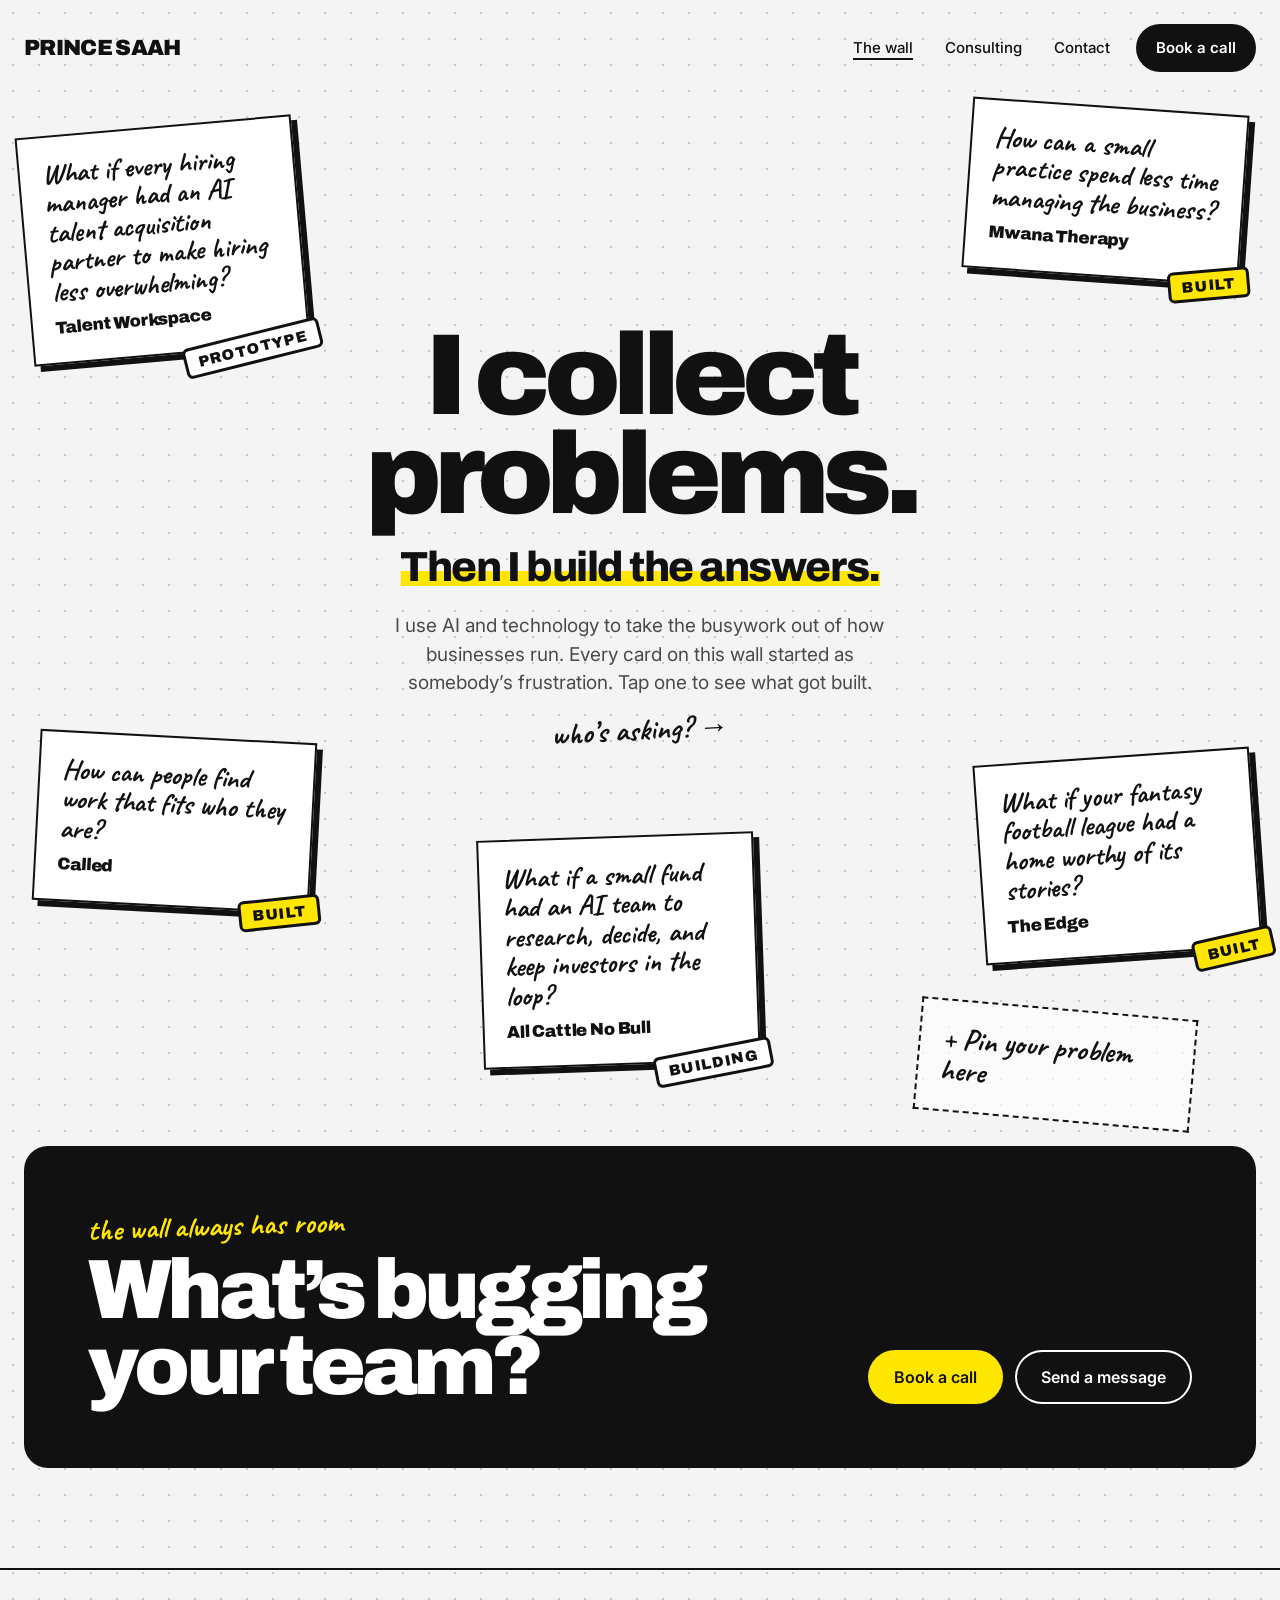
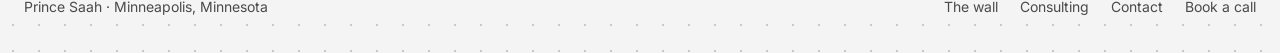
<file: index.html>
<!doctype html>
<html lang="en">
<head>
  <meta charset="utf-8">
  <meta name="viewport" content="width=device-width, initial-scale=1, viewport-fit=cover">
  <meta name="color-scheme" content="light dark">
<meta name="theme-color" content="#F4F4F4" media="(prefers-color-scheme: light)">
<meta name="theme-color" content="#121212" media="(prefers-color-scheme: dark)">
  <meta name="description" content="Prince Saah uses AI and technology to make business workflows faster, simpler and less manual, from hiring and operations to customer experiences. Minneapolis.">
  <meta property="og:title" content="Prince Saah | Smarter Business Workflows with AI and Technology">
  <meta property="og:site_name" content="Create With Prince">
  <meta property="og:image" content="https://createwithprince.com/og-image.png">
  <meta property="og:image:width" content="1200">
  <meta property="og:image:height" content="630">
  <meta property="og:image:alt" content="Prince Saah: Less busywork. Better workflows. AI and technology for business workflows.">
  <meta name="twitter:card" content="summary_large_image">
  <meta name="twitter:image" content="https://createwithprince.com/og-image.png">
  <link rel="icon" href="/favicon.ico" sizes="48x48">
  <link rel="icon" type="image/png" sizes="32x32" href="/favicon-32.png">
  <link rel="apple-touch-icon" href="/apple-touch-icon.png">
  <link rel="manifest" href="/site.webmanifest">
  <meta name="apple-mobile-web-app-title" content="Prince Saah">
  <meta property="og:description" content="Prince Saah uses AI and technology to make business workflows faster, simpler and less manual, from hiring and operations to customer experiences. Minneapolis.">
  <meta property="og:type" content="website">
  <meta property="og:url" content="https://createwithprince.com/">
  <link rel="canonical" href="https://createwithprince.com/">
  <script type="application/ld+json">
  {"@context":"https://schema.org","@graph":[{"@type":"WebSite","name":"Create With Prince","url":"https://createwithprince.com/"},{"@type":"Person","name":"Prince Saah","jobTitle":"Business workflow and AI specialist","description":"Uses AI and technology to make business workflows faster, simpler and less manual.","url":"https://createwithprince.com/","image":"https://createwithprince.com/icon-512.png","address":{"@type":"PostalAddress","addressLocality":"Minneapolis","addressRegion":"MN","addressCountry":"US"},"knowsAbout":["Business process improvement","Workflow automation","Artificial intelligence","Software development"]}]}
  </script>
  <title>Prince Saah | Smarter Business Workflows with AI and Technology</title>
  <link rel="preconnect" href="https://fonts.googleapis.com"><link rel="preconnect" href="https://fonts.gstatic.com" crossorigin>
  <link href="https://fonts.googleapis.com/css2?family=Archivo:wght@500;800;900&family=Inter:wght@400;500;600;700&family=Caveat:wght@600;700&display=swap" rel="stylesheet">
  <link rel="stylesheet" href="site.css?v=20261125-dark">
  <link rel="stylesheet" href="styles.css?v=20261125-dark">
  <link rel="stylesheet" href="previews.css?v=20261125-dark">
  <script src="project-data.js" defer></script>
  <script src="site.js?v=20261125-wall" defer></script>
  <script src="script.js?v=20261125-org" defer></script>
</head>
<body>
<header class="site-head">
  <div class="wrap">
    <a class="mark" href="./" aria-current="page">PRINCE SAAH</a>
    <button class="menu-btn" type="button" aria-label="Menu" aria-expanded="false" aria-controls="site-nav"><span></span></button>
    <nav class="nav" id="site-nav" aria-label="Main">
      <a href="./" aria-current="page">The wall</a>
      <a href="consulting.html">Consulting</a>
      <a href="contact.html">Contact</a>
      <a class="cta" href="book.html">Book a call</a>
    </nav>
  </div>
</header>

<main>
  <section class="wrap wall" aria-labelledby="wall-title">
    <div class="wall-head">
      <h1 id="wall-title">I collect problems.</h1>
      <p class="wall-sub"><span class="hl">Then I build the answers.</span></p>
      <p class="wall-intro">I use AI and technology to take the busywork out of how businesses run. Every card on this wall started as somebody’s frustration. Tap one to see what got built.</p>
      <a class="who note" href="#me">who’s asking? →</a>
    </div>
    <ul class="ideas" id="ideas" aria-label="Problems and what got built"></ul>
  </section>

  <section class="cta-band">
    <div class="wrap cta-box">
      <div>
        <p class="note">the wall always has room</p>
        <h2>What’s bugging your team?</h2>
      </div>
      <div class="actions">
        <a class="button yellow" href="book.html">Book a call</a>
        <a class="button ghost" href="contact.html">Send a message</a>
      </div>
    </div>
  </section>
</main>

<footer class="site-foot">
  <div class="wrap"><span>Prince Saah · Minneapolis, Minnesota</span><nav aria-label="Footer"><a href="./">The wall</a><a href="consulting.html">Consulting</a><a href="contact.html">Contact</a><a href="book.html">Book a call</a></nav></div>
</footer>

<div class="sheet" id="sheet" role="dialog" aria-modal="true" aria-labelledby="story-title" hidden>
  <div class="sheet-scroll" id="sheet-scroll">
    <article class="story" id="story" tabindex="-1"></article>
  </div>
  <button class="sheet-close" type="button" aria-label="Back to the wall"><span aria-hidden="true"></span></button>
</div>

<noscript>
  <style>.ideas{display:none}</style>
  <div class="wrap" style="padding-bottom:40px">
    <p>What if every hiring manager had an AI talent acquisition partner to make hiring less overwhelming? <b>Talent Workspace</b></p>
    <p>How can a small practice spend less time managing the business? <a href="https://www.mwanatherapy.com/">Mwana Therapy</a></p>
    <p>How can people find work that fits who they are? <a href="https://allcattlenobull.github.io/called/">Called</a></p>
    <p>What if a small fund had an AI team to research, decide, and keep investors in the loop? <a href="https://allcattlenobull.com/">All Cattle No Bull</a></p>
    <p>What if your fantasy football league had a home worthy of its stories? <a href="https://theedge.football/">The Edge</a></p>
  </div>
</noscript>
</body>
</html>
</file>
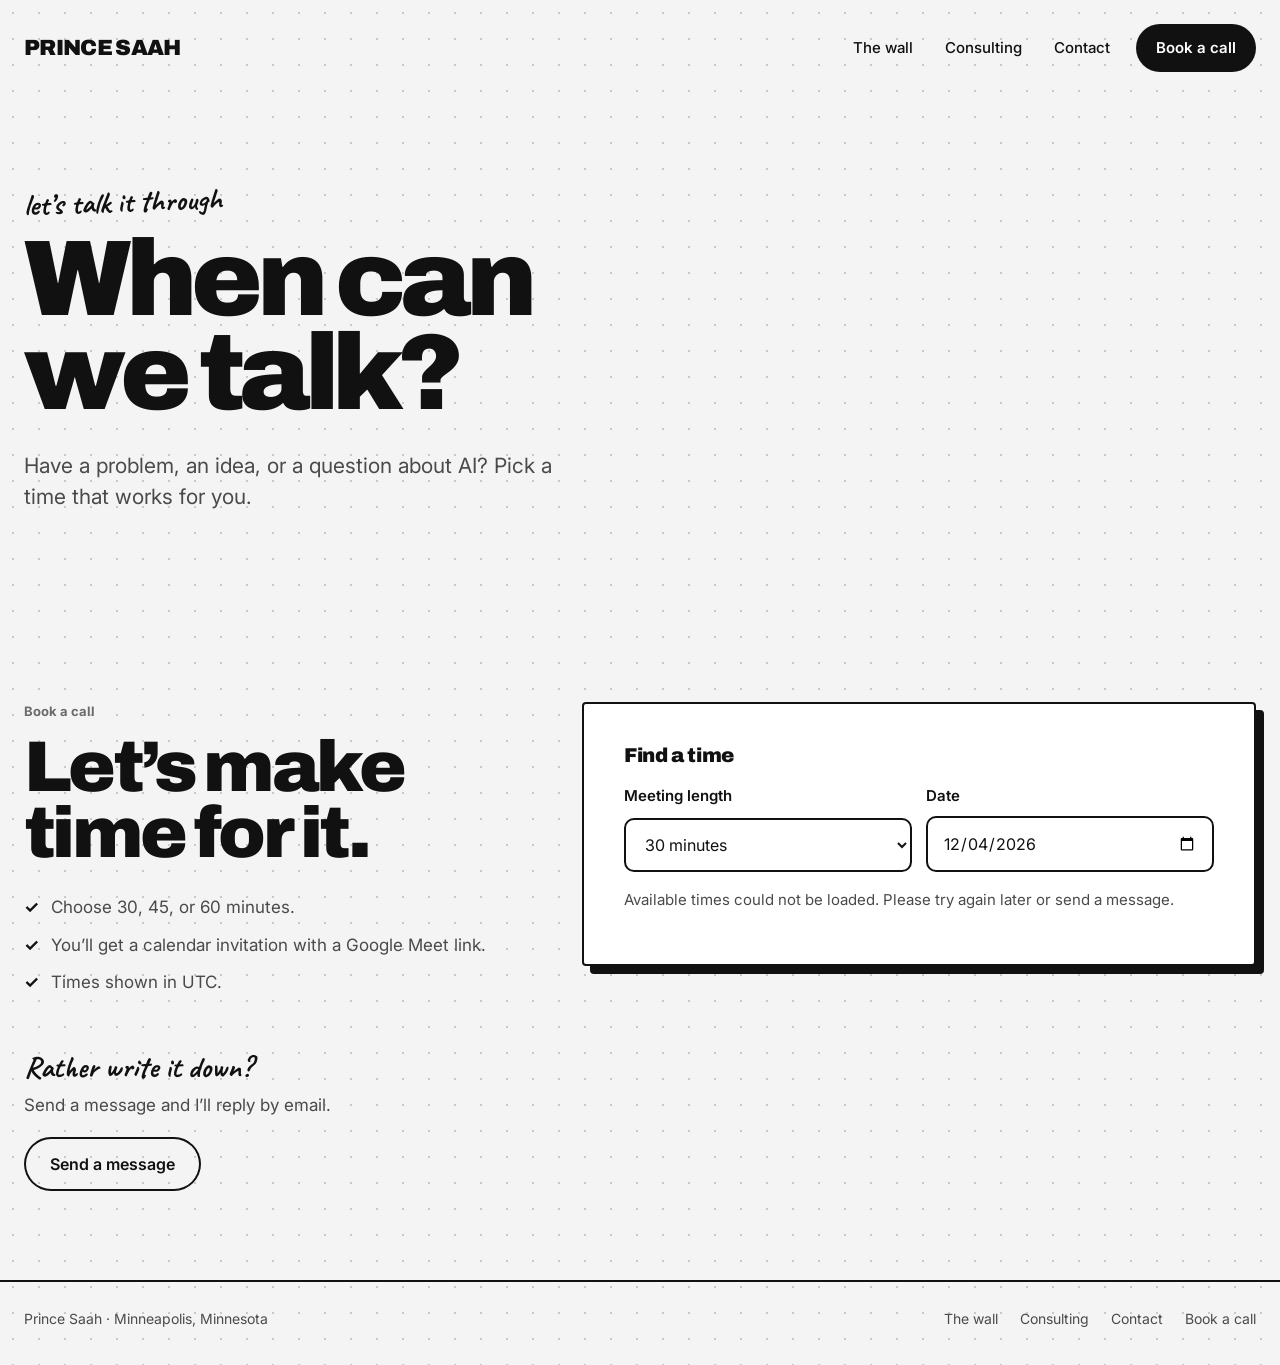
<file: book.html>
<!doctype html>
<html lang="en">
<head>
  <meta charset="utf-8">
  <meta name="viewport" content="width=device-width, initial-scale=1, viewport-fit=cover">
  <meta name="color-scheme" content="light dark">
<meta name="theme-color" content="#F4F4F4" media="(prefers-color-scheme: light)">
<meta name="theme-color" content="#121212" media="(prefers-color-scheme: dark)">
  <meta name="description" content="Schedule a conversation with Prince Saah about making a business workflow faster and simpler with AI and technology.">
  <meta property="og:title" content="Book a conversation | Create With Prince">
  <meta property="og:site_name" content="Create With Prince">
  <meta property="og:image" content="https://createwithprince.com/og-image.png">
  <meta property="og:image:width" content="1200">
  <meta property="og:image:height" content="630">
  <meta property="og:image:alt" content="Prince Saah: Less busywork. Better workflows. AI and technology for business workflows.">
  <meta name="twitter:card" content="summary_large_image">
  <meta name="twitter:image" content="https://createwithprince.com/og-image.png">
  <link rel="icon" href="/favicon.ico" sizes="48x48">
  <link rel="icon" type="image/png" sizes="32x32" href="/favicon-32.png">
  <link rel="apple-touch-icon" href="/apple-touch-icon.png">
  <link rel="manifest" href="/site.webmanifest">
  <meta name="apple-mobile-web-app-title" content="Prince Saah">
  <meta property="og:description" content="Schedule a conversation with Prince Saah about making a business workflow faster and simpler with AI and technology.">
  <meta property="og:type" content="website"><meta property="og:url" content="https://createwithprince.com/book.html">
  <link rel="canonical" href="https://createwithprince.com/book.html">
  <title>Book a conversation | Create With Prince</title>
  <link rel="preconnect" href="https://fonts.googleapis.com"><link rel="preconnect" href="https://fonts.gstatic.com" crossorigin>
  <link href="https://fonts.googleapis.com/css2?family=Archivo:wght@500;800;900&family=Inter:wght@400;500;600;700&family=Caveat:wght@600;700&display=swap" rel="stylesheet">
  <link rel="stylesheet" href="site.css?v=20261125-dark">
  <link rel="stylesheet" href="booking.css?v=20261125-dark">
  <script src="https://challenges.cloudflare.com/turnstile/v0/api.js?render=explicit" async defer></script>
  <script src="site.js?v=20261125-wall" defer></script>
  <script src="booking.js?v=20261125" defer></script>
</head>
<body>
<header class="site-head">
  <div class="wrap">
    <a class="mark" href="./">PRINCE SAAH</a>
    <button class="menu-btn" type="button" aria-label="Menu" aria-expanded="false" aria-controls="site-nav"><span></span></button>
    <nav class="nav" id="site-nav" aria-label="Main">
      <a href="./">The wall</a>
      <a href="consulting.html">Consulting</a>
      <a href="contact.html">Contact</a>
      <a class="cta" href="book.html" aria-current="page">Book a call</a>
    </nav>
  </div>
</header>
<main>
<section class="hero">
  <div class="wrap">
    <p class="note">let’s talk it through</p>
    <h1>When can we talk?</h1>
    <p class="hero-sub">Have a problem, an idea, or a question about AI? Pick a time that works for you.</p>
  </div>
</section>
<section class="band">
  <div class="wrap split">
    <div>
      <p class="label">Book a call</p>
      <h2 class="title">Let’s make time for it.</h2>
      <ul class="expect">
        <li>Choose 30, 45, or 60 minutes.</li>
        <li>You’ll get a calendar invitation with a Google Meet link.</li>
        <li id="timezone"></li>
      </ul>
      <div class="aside">
        <p class="step-q">Rather write it down?</p>
        <p class="muted">Send a message and I’ll reply by email.</p>
        <a class="button ghost" href="contact.html">Send a message</a>
      </div>
    </div>
    <section class="panel scheduler" aria-labelledby="scheduler-heading">
      <h2 id="scheduler-heading" class="panel-title">Find a time</h2>
      <div class="controls">
        <div class="field"><label for="duration">Meeting length</label><select id="duration"><option value="30">30 minutes</option><option value="45">45 minutes</option><option value="60">60 minutes</option></select></div>
        <div class="field"><label for="date">Date</label><input id="date" type="date" required></div>
      </div>
      <p id="slots-status" class="status" role="status" aria-live="polite">Choose a day to see available times.</p>
      <div id="slots" class="slots" aria-label="Available times"></div>
      <form id="booking" hidden novalidate>
        <div class="chosen-row"><h3 class="panel-title">Your details</h3><p id="selected" class="chosen"></p></div>
        <div class="field"><label for="name">Your name</label><input id="name" name="name" autocomplete="name" maxlength="120" required></div>
        <div class="field"><label for="email">Your email</label><input id="email" name="email" type="email" autocomplete="email" maxlength="254" required></div>
        <div class="field"><label for="purpose">What would you like to discuss? <span class="optional">Optional</span></label>
          <textarea id="purpose" name="purpose" maxlength="1500" rows="4" aria-describedby="purpose-note"></textarea>
          <p id="purpose-note" class="muted small">Your message will be included in the calendar invitation.</p></div>
        <div class="trap" aria-hidden="true"><label for="website">Leave this field empty</label><input id="website" name="website" tabindex="-1" autocomplete="off"></div>
        <div id="verification"></div>
        <p id="booking-status" class="status" role="status" aria-live="polite"></p>
        <button id="submit" class="button" type="submit" disabled>Confirm meeting</button>
      </form>
      <div id="confirmation" class="confirmation" role="status" aria-live="polite" hidden></div>
    </section>
  </div>
</section>
</main>
<footer class="site-foot">
  <div class="wrap"><span>Prince Saah · Minneapolis, Minnesota</span><nav aria-label="Footer"><a href="./">The wall</a><a href="consulting.html">Consulting</a><a href="contact.html">Contact</a><a href="book.html">Book a call</a></nav></div>
</footer>
</body>
</html>
</file>
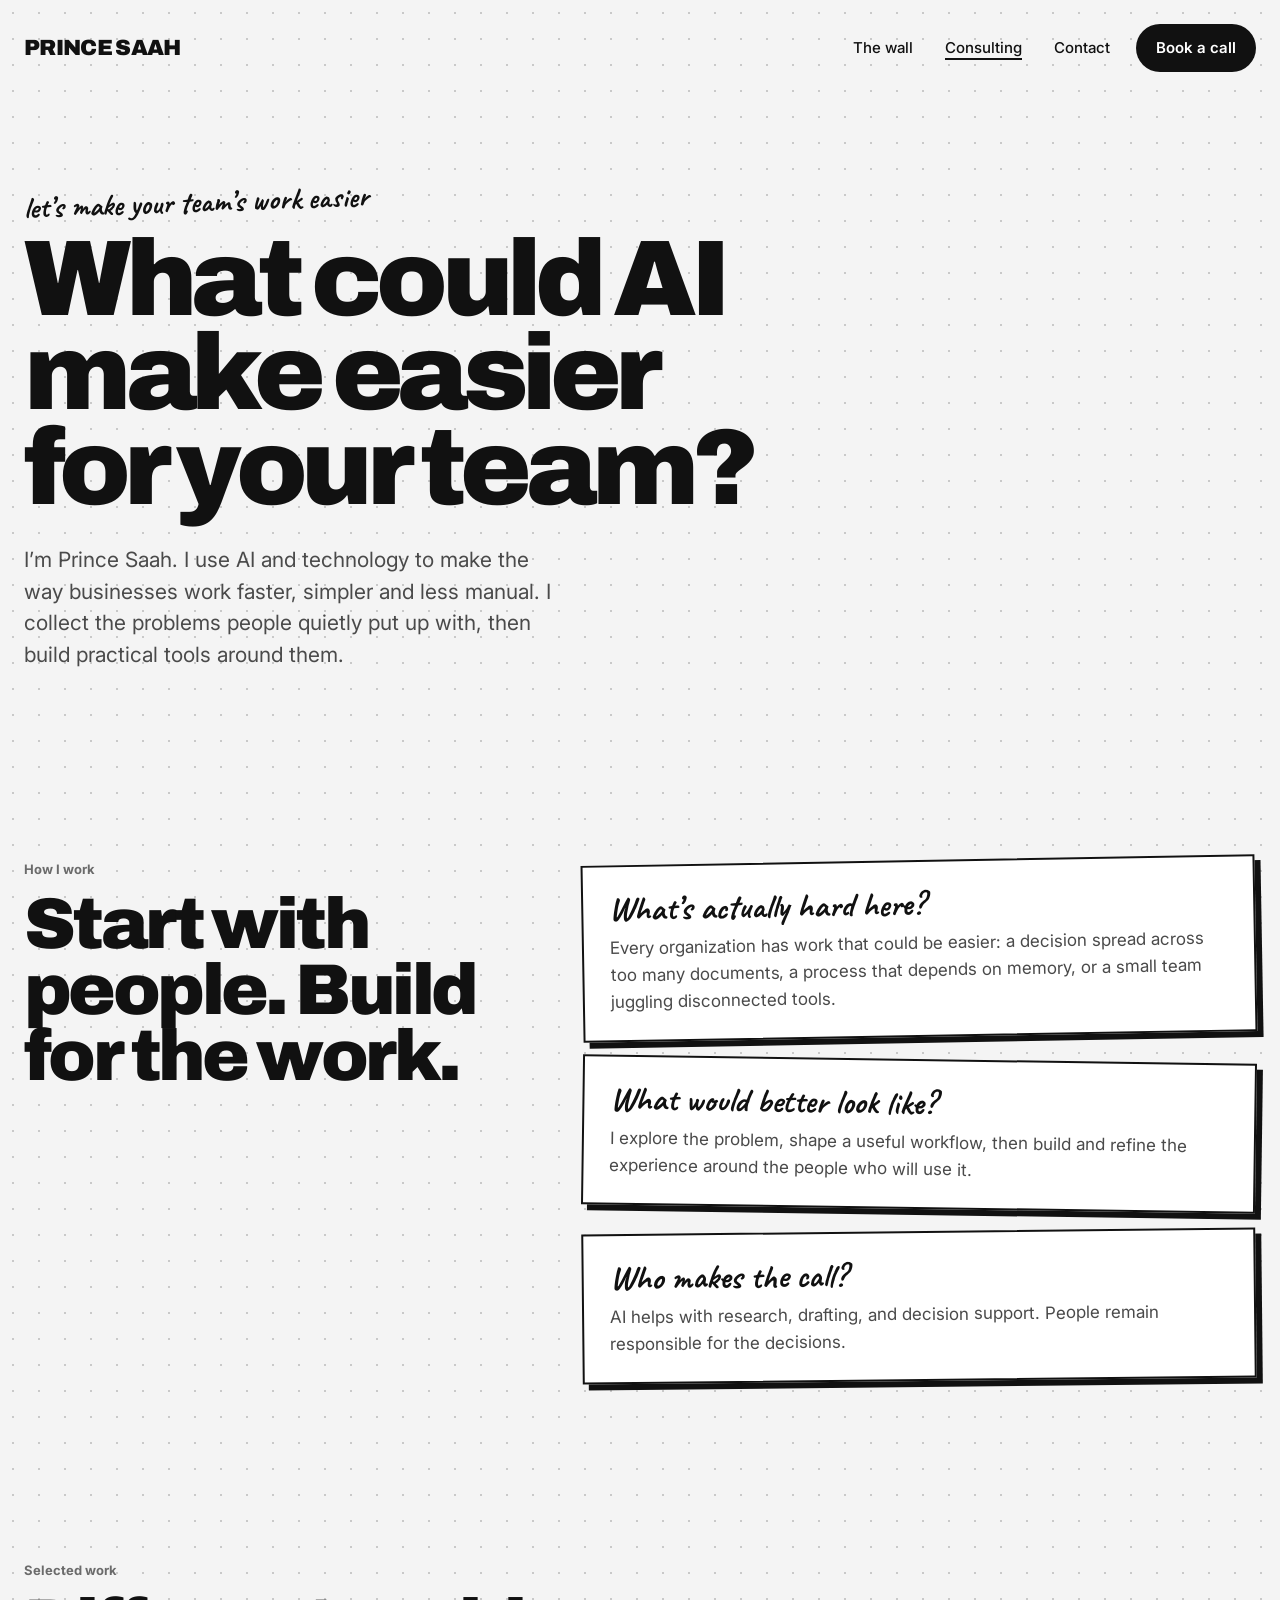
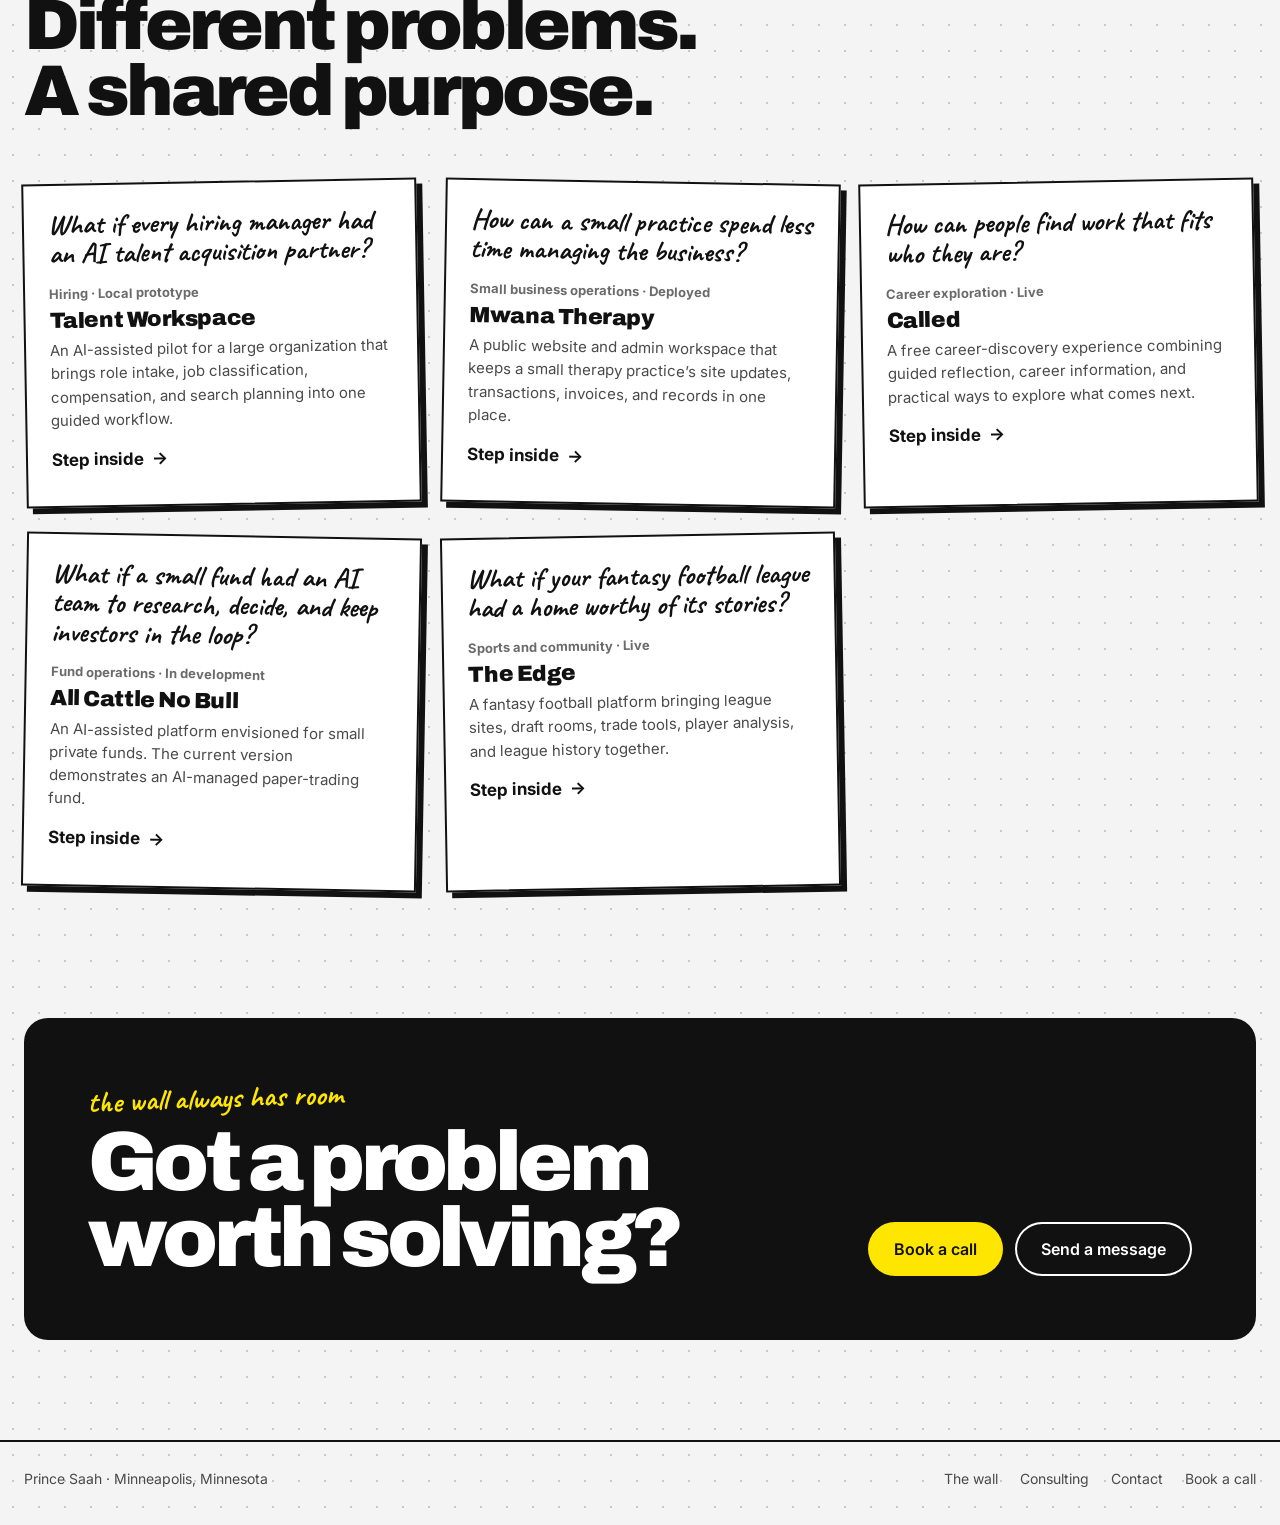
<file: consulting.html>
<!doctype html>
<html lang="en">
<head>
  <meta charset="utf-8">
  <meta name="viewport" content="width=device-width, initial-scale=1, viewport-fit=cover">
  <meta name="color-scheme" content="light dark">
<meta name="theme-color" content="#F4F4F4" media="(prefers-color-scheme: light)">
<meta name="theme-color" content="#121212" media="(prefers-color-scheme: dark)">
  <meta name="description" content="How Prince Saah uses AI and technology to streamline business workflows, with real projects in hiring, small-business operations and fund management.">
  <meta property="og:title" content="Workflow Improvement with AI and Technology | Prince Saah">
  <meta property="og:site_name" content="Create With Prince">
  <meta property="og:image" content="https://createwithprince.com/og-image.png">
  <meta property="og:image:width" content="1200">
  <meta property="og:image:height" content="630">
  <meta property="og:image:alt" content="Prince Saah: Less busywork. Better workflows. AI and technology for business workflows.">
  <meta name="twitter:card" content="summary_large_image">
  <meta name="twitter:image" content="https://createwithprince.com/og-image.png">
  <link rel="icon" href="/favicon.ico" sizes="48x48">
  <link rel="icon" type="image/png" sizes="32x32" href="/favicon-32.png">
  <link rel="apple-touch-icon" href="/apple-touch-icon.png">
  <link rel="manifest" href="/site.webmanifest">
  <meta name="apple-mobile-web-app-title" content="Prince Saah">
  <meta property="og:description" content="How Prince Saah uses AI and technology to streamline business workflows, with real projects in hiring, small-business operations and fund management.">
  <meta property="og:type" content="website">
  <meta property="og:url" content="https://createwithprince.com/consulting.html">
  <link rel="canonical" href="https://createwithprince.com/consulting.html">
  <title>Workflow Improvement with AI and Technology | Prince Saah</title>
  <script type="application/ld+json">
  {"@context":"https://schema.org","@type":"Person","name":"Prince Saah","jobTitle":"Business workflow and AI specialist","url":"https://createwithprince.com/","address":{"@type":"PostalAddress","addressLocality":"Minneapolis","addressRegion":"MN","addressCountry":"US"},"knowsAbout":["Artificial intelligence","Business process improvement","Digital product development"]}
  </script>
  <link rel="preconnect" href="https://fonts.googleapis.com"><link rel="preconnect" href="https://fonts.gstatic.com" crossorigin>
  <link href="https://fonts.googleapis.com/css2?family=Archivo:wght@500;800;900&family=Inter:wght@400;500;600;700&family=Caveat:wght@600;700&display=swap" rel="stylesheet">
  <link rel="stylesheet" href="site.css?v=20261125-dark">
  <link rel="stylesheet" href="consulting.css?v=20261125-dark">
  <script src="site.js?v=20261125-wall" defer></script>
</head>
<body>
<header class="site-head">
  <div class="wrap">
    <a class="mark" href="./">PRINCE SAAH</a>
    <button class="menu-btn" type="button" aria-label="Menu" aria-expanded="false" aria-controls="site-nav"><span></span></button>
    <nav class="nav" id="site-nav" aria-label="Main">
      <a href="./">The wall</a>
      <a href="consulting.html" aria-current="page">Consulting</a>
      <a href="contact.html">Contact</a>
      <a class="cta" href="book.html">Book a call</a>
    </nav>
  </div>
</header>
<main>
<section class="hero">
  <div class="wrap">
    <p class="note">let’s make your team’s work easier</p>
    <h1>What could AI make easier for your team?</h1>
    <p class="hero-sub">I’m Prince Saah. I use AI and technology to make the way businesses work faster, simpler and less manual. I collect the problems people quietly put up with, then build practical tools around them.</p>
  </div>
</section>
<section class="band">
  <div class="wrap split">
    <div>
      <p class="label">How I work</p>
      <h2 class="title">Start with people. Build for the work.</h2>
    </div>
    <ol class="steps">
      <li><p class="step-q">What’s actually hard here?</p><p>Every organization has work that could be easier: a decision spread across too many documents, a process that depends on memory, or a small team juggling disconnected tools.</p></li>
      <li><p class="step-q">What would better look like?</p><p>I explore the problem, shape a useful workflow, then build and refine the experience around the people who will use it.</p></li>
      <li><p class="step-q">Who makes the call?</p><p>AI helps with research, drafting, and decision support. People remain responsible for the decisions.</p></li>
    </ol>
  </div>
</section>
<section class="band" aria-labelledby="work-title">
  <div class="wrap">
    <p class="label">Selected work</p>
    <h2 class="title" id="work-title">Different problems. A shared purpose.</h2>
    <ul class="work">
      <li class="work-row">
        <p class="work-q">What if every hiring manager had an AI talent acquisition partner?</p>
        <div><p class="label">Hiring · Local prototype</p><h3>Talent Workspace</h3><p class="muted">An AI-assisted pilot for a large organization that brings role intake, job classification, compensation, and search planning into one guided workflow.</p><a class="step-in" href="./#hiring">Step inside</a></div>
      </li>
      <li class="work-row">
        <p class="work-q">How can a small practice spend less time managing the business?</p>
        <div><p class="label">Small business operations · Deployed</p><h3>Mwana Therapy</h3><p class="muted">A public website and admin workspace that keeps a small therapy practice’s site updates, transactions, invoices, and records in one place.</p><a class="step-in" href="./#mwana">Step inside</a></div>
      </li>
      <li class="work-row">
        <p class="work-q">How can people find work that fits who they are?</p>
        <div><p class="label">Career exploration · Live</p><h3>Called</h3><p class="muted">A free career-discovery experience combining guided reflection, career information, and practical ways to explore what comes next.</p><a class="step-in" href="./#called">Step inside</a></div>
      </li>
      <li class="work-row">
        <p class="work-q">What if a small fund had an AI team to research, decide, and keep investors in the loop?</p>
        <div><p class="label">Fund operations · In development</p><h3>All Cattle No Bull</h3><p class="muted">An AI-assisted platform envisioned for small private funds. The current version demonstrates an AI-managed paper-trading fund.</p><a class="step-in" href="./#acnb">Step inside</a></div>
      </li>
      <li class="work-row">
        <p class="work-q">What if your fantasy football league had a home worthy of its stories?</p>
        <div><p class="label">Sports and community · Live</p><h3>The Edge</h3><p class="muted">A fantasy football platform bringing league sites, draft rooms, trade tools, player analysis, and league history together.</p><a class="step-in" href="./#him">Step inside</a></div>
      </li>
    </ul>
  </div>
</section>
<section class="cta-band">
  <div class="wrap cta-box">
    <div><p class="note">the wall always has room</p><h2>Got a problem worth solving?</h2></div>
    <div class="actions"><a class="button yellow" href="book.html">Book a call</a><a class="button ghost" href="contact.html">Send a message</a></div>
  </div>
</section>
</main>
<footer class="site-foot">
  <div class="wrap"><span>Prince Saah · Minneapolis, Minnesota</span><nav aria-label="Footer"><a href="./">The wall</a><a href="consulting.html">Consulting</a><a href="contact.html">Contact</a><a href="book.html">Book a call</a></nav></div>
</footer>
</body>
</html>
</file>
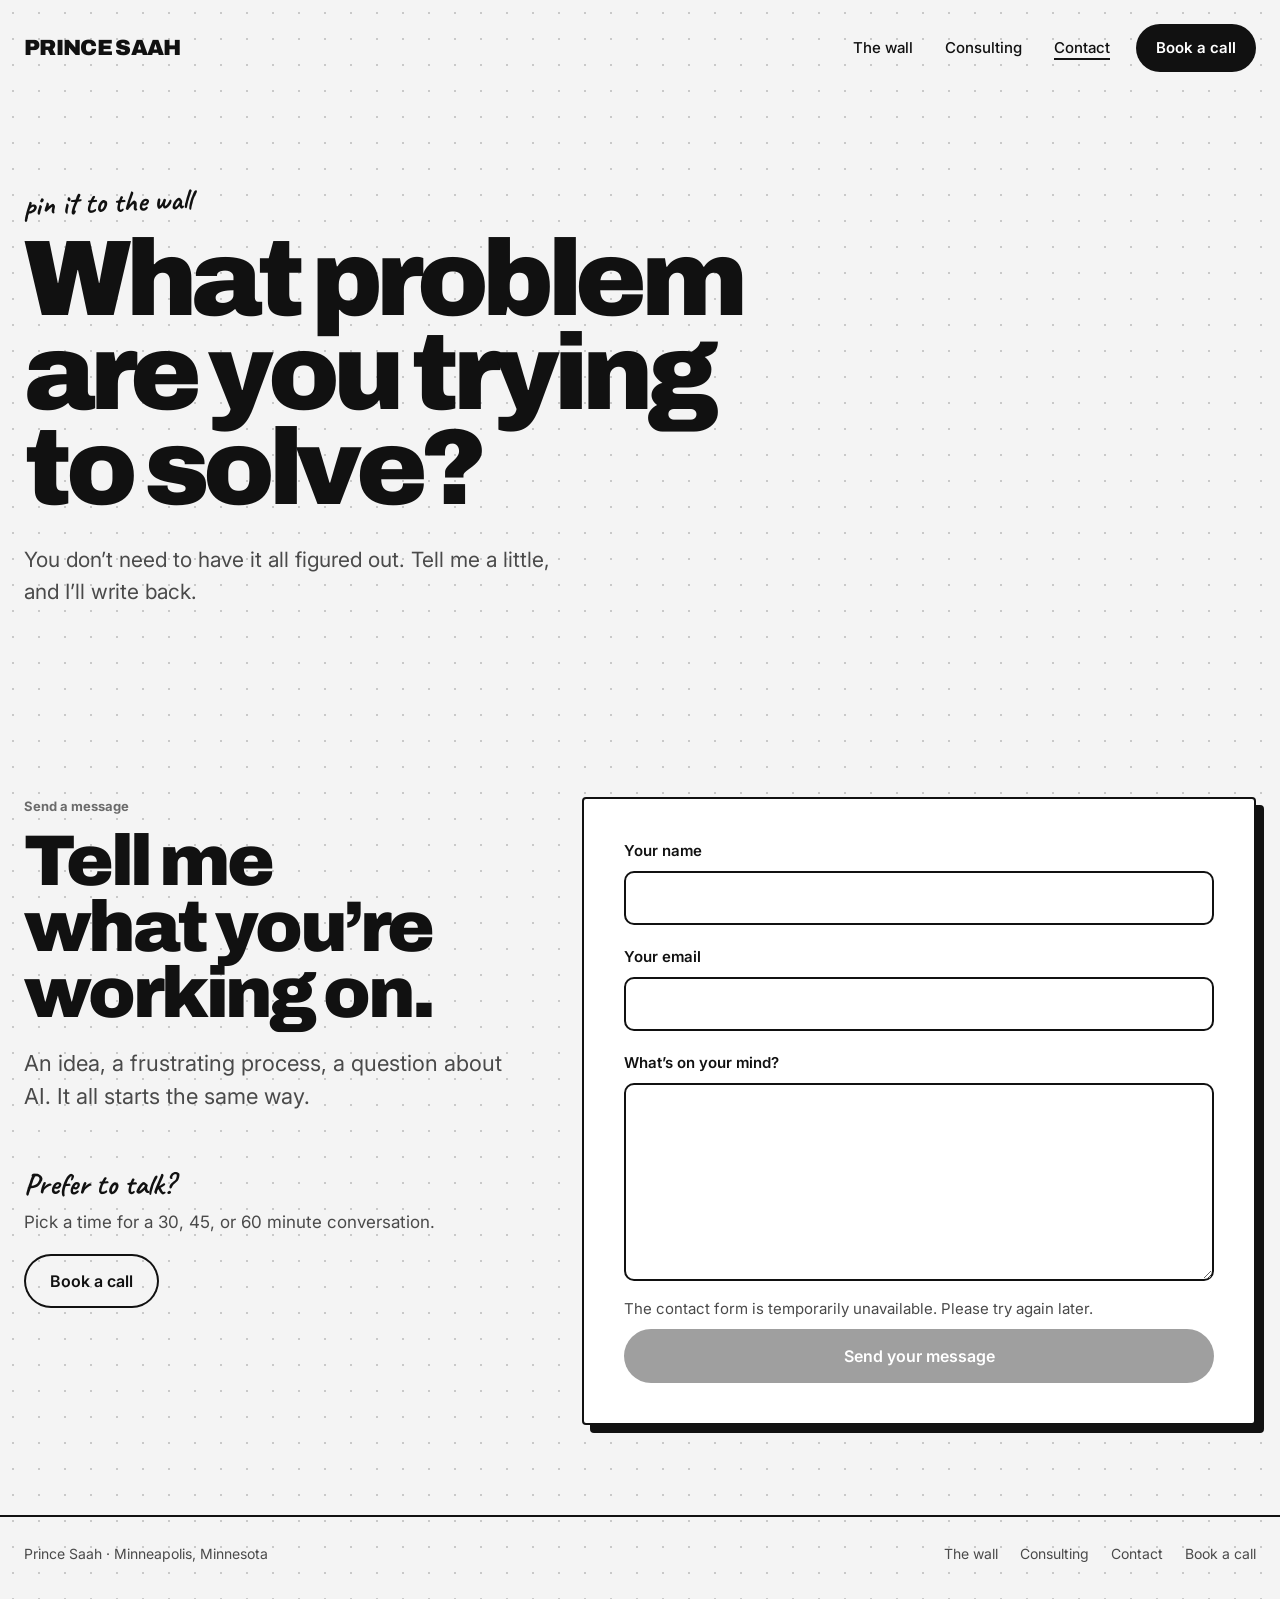
<file: contact.html>
<!doctype html>
<html lang="en">
<head>
  <meta charset="utf-8">
  <meta name="viewport" content="width=device-width, initial-scale=1, viewport-fit=cover">
  <meta name="color-scheme" content="light dark">
<meta name="theme-color" content="#F4F4F4" media="(prefers-color-scheme: light)">
<meta name="theme-color" content="#121212" media="(prefers-color-scheme: dark)">
  <meta name="description" content="Contact Prince Saah about a workflow that could run better with AI and technology, or any problem you want solved.">
  <link rel="canonical" href="https://createwithprince.com/contact.html">
  <meta property="og:title" content="Contact Prince | Create With Prince">
  <meta property="og:site_name" content="Create With Prince">
  <meta property="og:image" content="https://createwithprince.com/og-image.png">
  <meta property="og:image:width" content="1200">
  <meta property="og:image:height" content="630">
  <meta property="og:image:alt" content="Prince Saah: Less busywork. Better workflows. AI and technology for business workflows.">
  <meta name="twitter:card" content="summary_large_image">
  <meta name="twitter:image" content="https://createwithprince.com/og-image.png">
  <link rel="icon" href="/favicon.ico" sizes="48x48">
  <link rel="icon" type="image/png" sizes="32x32" href="/favicon-32.png">
  <link rel="apple-touch-icon" href="/apple-touch-icon.png">
  <link rel="manifest" href="/site.webmanifest">
  <meta name="apple-mobile-web-app-title" content="Prince Saah">
  <meta property="og:description" content="Contact Prince Saah about a workflow that could run better with AI and technology, or any problem you want solved.">
  <meta property="og:type" content="website"><meta property="og:url" content="https://createwithprince.com/contact.html">
  <title>Contact Prince | Create With Prince</title>
  <link rel="preconnect" href="https://fonts.googleapis.com"><link rel="preconnect" href="https://fonts.gstatic.com" crossorigin>
  <link href="https://fonts.googleapis.com/css2?family=Archivo:wght@500;800;900&family=Inter:wght@400;500;600;700&family=Caveat:wght@600;700&display=swap" rel="stylesheet">
  <link rel="stylesheet" href="site.css?v=20261125-dark">
  <link rel="stylesheet" href="contact.css?v=20261125-dark">
  <script src="https://challenges.cloudflare.com/turnstile/v0/api.js?render=explicit" async defer></script>
  <script src="site.js?v=20261125-wall" defer></script>
  <script src="contact.js" defer></script>
</head>
<body>
<header class="site-head">
  <div class="wrap">
    <a class="mark" href="./">PRINCE SAAH</a>
    <button class="menu-btn" type="button" aria-label="Menu" aria-expanded="false" aria-controls="site-nav"><span></span></button>
    <nav class="nav" id="site-nav" aria-label="Main">
      <a href="./">The wall</a>
      <a href="consulting.html">Consulting</a>
      <a href="contact.html" aria-current="page">Contact</a>
      <a class="cta" href="book.html">Book a call</a>
    </nav>
  </div>
</header>
<main>
<section class="hero">
  <div class="wrap">
    <p class="note">pin it to the wall</p>
    <h1>What problem are you trying to solve?</h1>
    <p class="hero-sub">You don’t need to have it all figured out. Tell me a little, and I’ll write back.</p>
  </div>
</section>
<section class="band">
  <div class="wrap split">
    <div>
      <p class="label">Send a message</p>
      <h2 class="title">Tell me what you’re working on.</h2>
      <p class="lede muted" style="margin-top:20px">An idea, a frustrating process, a question about AI. It all starts the same way.</p>
      <div class="aside">
        <p class="step-q">Prefer to talk?</p>
        <p class="muted">Pick a time for a 30, 45, or 60 minute conversation.</p>
        <a class="button ghost" href="book.html">Book a call</a>
      </div>
    </div>
    <form id="contact" class="panel" novalidate>
      <div class="field"><label for="name">Your name</label><input id="name" name="name" autocomplete="name" maxlength="120" required></div>
      <div class="field"><label for="email">Your email</label><input id="email" name="email" type="email" autocomplete="email" maxlength="254" required></div>
      <div class="field"><label for="message">What’s on your mind?</label><textarea id="message" name="message" minlength="10" maxlength="5000" rows="7" required></textarea></div>
      <div class="trap" aria-hidden="true"><label for="website">Leave this field empty</label><input id="website" name="website" tabindex="-1" autocomplete="off"></div>
      <div id="verification"></div>
      <p class="status" id="status" role="status" aria-live="polite">Loading the contact form…</p>
      <button class="button" type="submit" disabled>Send your message</button>
    </form>
  </div>
</section>
</main>
<footer class="site-foot">
  <div class="wrap"><span>Prince Saah · Minneapolis, Minnesota</span><nav aria-label="Footer"><a href="./">The wall</a><a href="consulting.html">Consulting</a><a href="contact.html">Contact</a><a href="book.html">Book a call</a></nav></div>
</footer>
</body>
</html>
</file>
<file: site.css>
/*
VOICE   An ideas person's studio: confident, playful, handmade where it counts.
IDEA    An idea wall: problems pinned up as cards, the solved ones stamped BUILT.
PICTURE Cards scattered on a dotted wall around one big headline.
COLOUR  Wall #F4F4F4 with dots, card white, ink #111, one highlighter yellow #FFE600.
        Dark mode follows the visitor's system setting (no switch): the wall goes
        near-black, ink goes near-white, yellow stays; text on yellow is always black.
TYPE    Archivo 900 for headlines, Inter for reading, Caveat for handwritten notes.
LAYOUT  Wall-style hero → content on cards → black call-to-action band → footer.
*/
:root {
  --wall: #F4F4F4; --dot: #C9C9C9; --card: #ffffff; --ink: #111111; --muted: #4A4A4A; --soft: #6B6B6B; --line: #DADADA;
  --hl: #FFE600; --on-hl: #111111;     /* text on solid yellow, both modes */
  --on-ink: #ffffff; --ink-hover: #333333; --hover: rgba(0,0,0,.06);
  --hl-band: var(--hl);                   /* highlighter stroke behind text */
  --head: 'Archivo', system-ui, sans-serif;
  --sans: 'Inter', system-ui, sans-serif;
  --hand: 'Caveat', 'Segoe Print', cursive;
  --ease: cubic-bezier(.7, 0, .2, 1);
  color-scheme: light dark;
}
@media (prefers-color-scheme: dark) {
  :root {
    --wall: #121212; --dot: #2F2F2F; --card: #1C1C1C; --ink: #F2F2F2; --muted: #C2C2C2; --soft: #9C9C9C; --line: #343434;
    --on-ink: #111111; --ink-hover: #D6D6D6; --hover: rgba(255,255,255,.08);
    --hl-band: rgba(255,230,0,.42);
  }
  img { filter: brightness(.92); }
}
* { box-sizing: border-box; min-width: 0; }
html { -webkit-text-size-adjust: 100%; scroll-behavior: smooth; }
body {
  margin: 0; color: var(--ink); font: 17px/1.6 var(--sans); -webkit-font-smoothing: antialiased; overflow-x: clip;
  background-color: var(--wall);
  background-image: radial-gradient(var(--dot) 1.2px, transparent 1.2px);
  background-size: 26px 26px;
}
h1, h2, h3, p { margin: 0; }
a { color: inherit; text-underline-offset: .22em; }
:focus-visible { outline: 3px solid var(--ink); outline-offset: 3px; }
.sr-only { position: absolute; width: 1px; height: 1px; overflow: hidden; clip: rect(0 0 0 0); white-space: nowrap; }
.wrap { width: min(1240px, calc(100% - 48px)); margin-inline: auto; }
.hl { background: linear-gradient(transparent 58%, var(--hl-band) 58%, var(--hl-band) 92%, transparent 92%); -webkit-box-decoration-break: clone; box-decoration-break: clone; }
.note { font: 700 clamp(24px, 2.6vw, 30px)/1.1 var(--hand); }

/* ---------- Header ---------- */
.site-head { position: relative; z-index: 20; padding-top: env(safe-area-inset-top); }
.site-head .wrap { display: flex; align-items: center; justify-content: space-between; gap: 20px; padding: 24px 0; }
.mark { font: 900 22px/1 var(--head); letter-spacing: -.03em; text-decoration: none; white-space: nowrap; }
.nav { display: flex; align-items: center; gap: 4px; }
.nav a { font-size: 15px; font-weight: 500; text-decoration: none; padding: 11px 14px; border-radius: 99px; }
.nav a:hover { background: var(--hover); }
.nav a[aria-current="page"] { text-decoration: underline; text-decoration-thickness: 2px; text-underline-offset: .35em; }
.nav .cta { background: var(--ink); color: var(--on-ink); font-weight: 600; margin-left: 8px; padding: 12px 20px; }
.nav .cta:hover { background: var(--ink-hover); }
.nav .cta[aria-current="page"] { text-decoration: none; }
.menu-btn { display: none; }
@media (max-width: 760px) {
  .menu-btn { display: grid; place-items: center; width: 44px; height: 44px; margin-right: -10px; border: 0; background: none; color: var(--ink); cursor: pointer; }
  .menu-btn span, .menu-btn span::before { display: block; width: 22px; height: 2px; background: currentColor; transition: transform .4s var(--ease); }
  .menu-btn span { position: relative; box-shadow: 0 -7px 0 currentColor; }
  .menu-btn span::before { content: ''; position: absolute; top: 7px; }
  .site-head.open .menu-btn span { transform: rotate(45deg); box-shadow: none; }
  .site-head.open .menu-btn span::before { transform: translateY(-7px) rotate(-90deg); }
  .nav {
    position: fixed; inset: 0; z-index: -1; flex-direction: column; align-items: flex-start; justify-content: center; gap: 2px;
    padding: 0 28px; background: var(--wall);
    background-image: radial-gradient(var(--dot) 1.2px, transparent 1.2px); background-size: 26px 26px;
    opacity: 0; pointer-events: none; transition: opacity .3s var(--ease);
  }
  .site-head.open .nav { opacity: 1; pointer-events: auto; }
  .nav a { font: 900 40px/1.1 var(--head); letter-spacing: -.04em; padding: 6px 0; }
  .nav a:hover { background: none; }
  .nav .cta { margin: 24px 0 0; padding: 16px 26px; font: 600 18px/1 var(--sans); letter-spacing: 0; }
}

/* ---------- Page hero (consulting, contact, booking) ---------- */
.hero { padding: clamp(40px, 7vw, 90px) 0 clamp(56px, 8vw, 100px); }
.hero .note { transform: rotate(-2deg); display: inline-block; margin-bottom: 14px; }
.hero h1 { font: 900 clamp(48px, 8.4vw, 116px)/.88 var(--head); letter-spacing: -.06em; max-width: 13ch; text-wrap: balance; }
.hero-sub { margin-top: 28px; font-size: clamp(18px, 2vw, 21px); line-height: 1.5; color: var(--muted); max-width: 42ch; }

/* ---------- Cards and content ---------- */
.card { background: var(--card); border: 2px solid var(--ink); box-shadow: 6px 6px 0 var(--ink); }
.band { padding: clamp(40px, 7vw, 90px) 0; }
.label { font: 700 13px/1.4 var(--sans); color: var(--soft); margin-bottom: 14px; }
.title { font: 900 clamp(38px, 5.6vw, 72px)/.92 var(--head); letter-spacing: -.05em; text-wrap: balance; }
.lede { font-size: clamp(19px, 2.2vw, 22px); line-height: 1.5; max-width: 38ch; }
.muted { color: var(--muted); }
.split { display: grid; grid-template-columns: minmax(0, 5fr) minmax(0, 7fr); gap: clamp(36px, 6vw, 96px); align-items: start; }
@media (max-width: 860px) { .split { grid-template-columns: 1fr; } }

.button {
  display: inline-flex; align-items: center; justify-content: center; gap: 10px;
  min-height: 54px; padding: 0 26px; border: 0; border-radius: 99px;
  background: var(--ink); color: var(--on-ink); font: 600 16px/1 var(--sans);
  text-decoration: none; cursor: pointer; transition: transform .3s var(--ease), background .2s;
}
.button:hover { transform: translateY(-2px); }
.button.ghost { background: transparent; color: var(--ink); box-shadow: inset 0 0 0 2px var(--ink); }
.button.yellow { background: var(--hl); color: var(--on-hl); }
.button:disabled { opacity: .4; cursor: not-allowed; transform: none; }

/* forms */
.field { display: grid; gap: 8px; }
.field + .field { margin-top: 20px; }
.field label, .field > span { font-weight: 600; font-size: 15px; }
.optional { font-weight: 400; color: var(--soft); }
input, select, textarea {
  width: 100%; font: 16px/1.5 var(--sans); color: var(--ink);
  background: var(--card); border: 2px solid var(--ink); border-radius: 10px; padding: 13px 15px;
}
input:focus, select:focus, textarea:focus { outline: none; box-shadow: 0 0 0 4px var(--hl); }
textarea { resize: vertical; min-height: 140px; }
.trap { position: absolute; left: -10000px; width: 1px; height: 1px; overflow: hidden; }
.status { min-height: 1.6em; margin: 16px 0 0; font-size: 15px; color: var(--muted); }
.panel { background: var(--card); border: 2px solid var(--ink); box-shadow: 8px 8px 0 var(--ink); border-radius: 4px; padding: clamp(22px, 4vw, 40px); }
.aside { margin-top: clamp(36px, 5vw, 56px); display: grid; gap: 8px; justify-items: start; }
.aside .button { margin-top: 10px; }

/* ---------- Call to action + footer ---------- */
.cta-band { padding: clamp(20px, 4vw, 40px) 0 clamp(56px, 8vw, 100px); }
.cta-box { background: var(--ink); color: var(--on-ink); border-radius: 24px; padding: clamp(36px, 6vw, 64px); display: flex; flex-wrap: wrap; justify-content: space-between; align-items: flex-end; gap: 28px; }
.cta-box .note { color: var(--hl); transform: rotate(-2deg); display: inline-block; margin-bottom: 10px; }
.cta-box h2 { font: 900 clamp(44px, 7vw, 84px)/.9 var(--head); letter-spacing: -.055em; max-width: 11ch; }
.cta-box .actions { display: flex; flex-wrap: wrap; gap: 12px; }
.cta-box .button.ghost { color: var(--on-ink); box-shadow: inset 0 0 0 2px var(--on-ink); }
.site-foot { border-top: 2px solid var(--ink); }
.site-foot .wrap { display: flex; flex-wrap: wrap; justify-content: space-between; gap: 12px 28px; padding: 26px 0 calc(env(safe-area-inset-bottom) + 34px); font-size: 14px; color: var(--muted); }
.site-foot nav { display: flex; flex-wrap: wrap; gap: 6px 22px; }
.site-foot a { text-decoration: none; }
.site-foot a:hover { color: var(--ink); text-decoration: underline; }

@media (prefers-reduced-motion: reduce) {
  *, *::before, *::after { animation-duration: .01ms !important; animation-iteration-count: 1 !important; transition-duration: .01ms !important; }
  html { scroll-behavior: auto; }
}
/* Dark mode component tweaks; kept last so they win over the rules above. */
@media (prefers-color-scheme: dark) {
  .cta-box { background: var(--card); color: var(--ink); border: 2px solid var(--ink); box-shadow: 8px 8px 0 var(--hl); }
  .cta-box .button.ghost { color: var(--ink); box-shadow: inset 0 0 0 2px var(--ink); }
}
</file>
<file: styles.css>
/* Home page: the idea wall and the story that opens from each card. Shared look: site.css. */

/* ---------- The wall ---------- */
.wall { position: relative; padding: clamp(24px, 4vw, 40px) 0 clamp(40px, 6vw, 70px); }
.wall-head { text-align: center; }
.wall-head h1 { font: 900 clamp(60px, 9vw, 124px)/.86 var(--head); letter-spacing: -.065em; text-wrap: balance; }
.wall-sub { margin-top: 20px; font: 800 clamp(26px, 3.4vw, 42px)/1.1 var(--head); letter-spacing: -.035em; }
.wall-intro { margin: 22px auto 0; font-size: 19px; line-height: 1.5; color: var(--muted); max-width: 44ch; }
.who { display: inline-block; margin-top: 16px; text-decoration: none; transform: rotate(-3deg); }
.who:hover { text-decoration: underline; }

.ideas { list-style: none; margin: 0; padding: 0; }
.idea {
  position: relative; display: block; width: 100%; text-align: left; cursor: pointer;
  background: var(--card); color: var(--ink); text-decoration: none;
  border: 2px solid var(--ink); box-shadow: 6px 6px 0 var(--ink);
  padding: 22px 22px 24px;
  transform: rotate(var(--r, 0deg));
  transition: transform .45s var(--ease), box-shadow .45s var(--ease);
}
.idea:hover, .idea:focus-visible { transform: rotate(0deg) translateY(-6px) scale(1.03); box-shadow: 10px 12px 0 var(--ink); z-index: 3; }
.idea:active { transform: rotate(0deg) scale(.99); box-shadow: 3px 3px 0 var(--ink); }
.idea .q { display: block; font: 700 28px/1.05 var(--hand); }
.idea .t { display: block; margin-top: 12px; font: 900 17px/1.2 var(--head); letter-spacing: -.01em; }
.stamp {
  position: absolute; right: -14px; bottom: -18px; z-index: 1;
  border: 3px solid var(--ink); border-radius: 6px; padding: 4px 11px 3px;
  font: 900 15px/1.2 var(--head); letter-spacing: .05em; background: var(--card);
  transform: rotate(-9deg);
}
.stamp.built { background: var(--hl); color: var(--on-hl); }
.idea.pin { background: color-mix(in srgb, var(--card) 65%, transparent); border-style: dashed; box-shadow: none; }
.idea.pin .q { font-size: 30px; }
.idea.lifted { transform: rotate(0deg) scale(1.08); box-shadow: 16px 18px 0 var(--ink); z-index: 4; }

/* Big screens: cards pinned around the headline */
@media (min-width: 1100px) {
  .wall:not(.crowded) { min-height: 1010px; }
  .wall:not(.crowded) .wall-head { position: absolute; left: 50%; top: 230px; width: min(760px, 58%); transform: translateX(-50%); z-index: 2; }
  .wall:not(.crowded) .ideas li { position: absolute; width: clamp(230px, 22.5%, 290px); top: var(--top); }
  .wall.crowded .wall-head { margin: 30px auto 70px; max-width: 820px; }
  .wall.crowded .ideas { display: grid; grid-template-columns: repeat(3, minmax(0, 1fr)); gap: 40px 34px; }
}
/* Phones and tablets: headline first, then the cards in a loose stack */
@media (max-width: 1099px) {
  .wall-head { margin-bottom: 48px; }
  .ideas { display: grid; grid-template-columns: repeat(2, minmax(0, 1fr)); gap: 34px 26px; padding: 0 8px; }
  .ideas li { position: static !important; left: auto !important; right: auto !important; }
}
@media (max-width: 640px) {
  .wall-head { text-align: left; }
  .wall-intro { margin-left: 0; }
  .ideas { grid-template-columns: 1fr; gap: 30px; padding: 0 6px 0 0; }
  .idea .q { font-size: 27px; }
}

/* ---------- The story sheet ---------- */
.sheet { position: fixed; inset: 0; z-index: 50; }
.sheet[hidden] { display: none; }
.sheet::before { content: ''; position: absolute; inset: 0; background: rgba(17,17,17,.55); opacity: 0; transition: opacity .4s var(--ease); }
.sheet.open::before { opacity: 1; }
.sheet-scroll { position: absolute; inset: 0; overflow-y: auto; overscroll-behavior: contain; -webkit-overflow-scrolling: touch; padding: clamp(16px, 5vh, 56px) 14px; }
.story {
  position: relative; width: min(900px, 100%); margin: 0 auto; outline: none;
  background: var(--card); border: 2px solid var(--ink); box-shadow: 12px 12px 0 var(--ink);
  padding: clamp(28px, 6vw, 72px) clamp(22px, 6vw, 72px) clamp(32px, 5vw, 56px);
  transform: translateY(60px) rotate(-2.5deg) scale(.96); opacity: 0;
  transition: transform .55s var(--ease), opacity .35s var(--ease);
}
.sheet.open .story { transform: none; opacity: 1; }
.sheet-close {
  position: fixed; z-index: 2; top: calc(env(safe-area-inset-top) + 16px); right: 16px;
  width: 52px; height: 52px; border-radius: 50%; border: 2px solid var(--ink); background: var(--hl);
  box-shadow: 3px 3px 0 var(--ink); cursor: pointer; opacity: 0; transition: opacity .3s, transform .3s var(--ease);
}
.sheet.open .sheet-close { opacity: 1; }
.sheet-close:hover { transform: rotate(90deg); }
.sheet-close span, .sheet-close span::before { position: absolute; left: 50%; top: 50%; width: 20px; height: 2.5px; background: var(--on-hl); }
.sheet-close span { transform: translate(-50%, -50%) rotate(45deg); }
.sheet-close span::before { content: ''; transform: translate(-50%, -50%) rotate(90deg); }
body.sheet-on { overflow: hidden; }

.story-q { font: 700 clamp(30px, 4vw, 44px)/1.05 var(--hand); max-width: 24ch; }
.story-meta { display: flex; flex-wrap: wrap; align-items: center; gap: 10px 14px; margin: 34px 0 14px; font-size: 14px; font-weight: 600; color: var(--soft); }
.story-meta .stamp { position: static; transform: rotate(-4deg); font-size: 13px; }
.story h2 { font: 900 clamp(46px, 8vw, 96px)/.9 var(--head); letter-spacing: -.055em; text-wrap: balance; }
.story-lead { margin-top: 26px; font-size: clamp(19px, 2.3vw, 23px); line-height: 1.45; max-width: 40ch; }
.story-why, .story-built { margin-top: 40px; font-size: 17px; line-height: 1.7; color: var(--muted); max-width: 62ch; }

/* scraps of the problem snap into one place */
.tray { position: relative; margin: 44px 0 4px; max-width: 600px; border: 2px dashed transparent; border-radius: 8px; transition: border-color .6s var(--ease) .5s, background .6s var(--ease) .5s; }
.tray-bar { display: flex; align-items: center; gap: 6px; padding: 12px 14px; opacity: 0; transition: opacity .5s var(--ease) .7s; }
.tray-bar i { width: 10px; height: 10px; border-radius: 50%; border: 2px solid var(--ink); }
.tray-bar span { margin-left: 8px; font: 900 14px/1 var(--head); }
.tray-grid { display: grid; grid-template-columns: repeat(3, minmax(0, 1fr)); gap: 10px; padding: 4px 14px 16px; }
.scrap {
  display: block; padding: 12px 10px; font: 700 21px/1.05 var(--hand); text-align: center;
  background: var(--card); border: 2px solid var(--ink); box-shadow: 3px 3px 0 var(--ink);
  transform: translate(var(--x), var(--y)) rotate(var(--r));
  transition: transform .9s var(--ease), background .6s; transition-delay: calc(var(--i) * 70ms);
}
.tray.sorted { border-color: var(--ink); border-style: solid; background: var(--wall); }
.tray.sorted .tray-bar { opacity: 1; }
.tray.sorted .scrap { transform: none; background: var(--hl); color: var(--on-hl); }
@media (max-width: 560px) {
  .tray-grid { grid-template-columns: repeat(2, minmax(0, 1fr)); }
  .scrap { transform: translate(calc(var(--x) * .4), calc(var(--y) * .5)) rotate(var(--r)); }
}

.story-value { margin-top: 48px; font: 800 clamp(24px, 3vw, 34px)/1.2 var(--head); letter-spacing: -.03em; max-width: 30ch; }
.story-actions { display: flex; flex-wrap: wrap; gap: 12px; margin-top: 40px; }
.story-next {
  display: flex; align-items: center; justify-content: space-between; gap: 18px; width: 100%;
  margin-top: 56px; padding: 22px 24px; border: 2px solid var(--ink); background: var(--wall);
  font: inherit; color: inherit; text-align: left; cursor: pointer; transition: background .2s;
}
.story-next:hover { background: var(--hl); color: var(--on-hl); }
.story-next small { display: block; font: 700 22px/1 var(--hand); }
.story-next b { display: block; margin-top: 6px; font: 900 22px/1.1 var(--head); letter-spacing: -.02em; }
.story-next span[aria-hidden] { font: 900 28px/1 var(--head); }
.story-foot { display: flex; flex-wrap: wrap; justify-content: space-between; gap: 10px 24px; margin-top: 36px; padding-top: 18px; border-top: 2px solid var(--ink); font-size: 14px; color: var(--muted); }
.story-foot nav { display: flex; flex-wrap: wrap; gap: 6px 20px; }
.story-foot a { text-decoration: none; } .story-foot a:hover { color: var(--ink); text-decoration: underline; }
</file>
<file: previews.css>
/* Screenshots and live views inside a project story. */
.real-views{margin-top:clamp(44px,7vh,72px)}
.real-views-kicker{font:700 22px/1.1 var(--hand);color:var(--ink);margin:0 0 6px;text-transform:lowercase}
.real-views-note{font-size:15px;line-height:1.6;color:var(--muted);margin:0 0 22px}
.project-screen{margin:0 0 26px;border:2px solid var(--ink);box-shadow:6px 6px 0 var(--ink);background:var(--card)}
.project-screen a{display:block;background:var(--line)}
.project-screen img{display:block;width:100%;height:auto}
.project-screen figcaption{display:flex;justify-content:space-between;gap:12px;padding:13px 16px;border-top:2px solid var(--ink);font-size:14px;line-height:1.4;font-weight:600}
.project-screen figcaption span{font-size:16px}
.real-view{background:var(--card);border:2px solid var(--ink);box-shadow:6px 6px 0 var(--ink);margin:0 0 26px}
.real-view-heading{display:flex;align-items:center;justify-content:space-between;gap:15px;padding:13px 16px;font-size:14px;border-bottom:2px solid var(--ink)}
.real-view-heading a{color:inherit;font-weight:600;font-size:13px;text-decoration:underline;text-underline-offset:3px;white-space:nowrap}
.real-view iframe{display:block;width:100%;height:490px;border:0;background:#fff}
@media(max-width:600px){.real-view iframe{height:420px}.real-views-note{font-size:14px}}
</file>
<file: booking.css>
/* Booking page. Shared look lives in site.css. */
.expect { list-style: none; margin: 28px 0 0; padding: 0; display: grid; gap: 10px; color: var(--muted); }
.expect li { display: flex; gap: 12px; }
.expect li::before { content: '✓'; color: var(--ink); font-weight: 700; }
.expect li:empty { display: none; }
.step-q { font: 700 30px/1.05 var(--hand); }

.panel-title { font: 900 20px/1.1 var(--head); letter-spacing: -.02em; margin: 0 0 18px; }
.controls { display: grid; grid-template-columns: 1fr 1fr; gap: 14px; }
.controls .field + .field { margin-top: 0; }
.slots { display: grid; grid-template-columns: repeat(auto-fill, minmax(96px, 1fr)); gap: 8px; margin-top: 12px; }
.slot {
  min-height: 46px; padding: 0 10px; border-radius: 12px; cursor: pointer;
  background: var(--card); color: var(--ink); border: 2px solid var(--ink);
  font: 600 15px/1 var(--sans); transition: background .2s, color .2s, border-color .2s, transform .3s var(--ease);
}
.slot:hover { border-color: var(--ink); }
.slot[aria-pressed=true] { background: var(--hl); color: var(--on-hl); box-shadow: 3px 3px 0 var(--ink); }
.slot:disabled { opacity: .4; cursor: not-allowed; }
form[hidden], .confirmation[hidden] { display: none; }
#booking { margin-top: 28px; padding-top: 26px; border-top: 2px dashed var(--ink); }
.chosen-row { display: flex; flex-wrap: wrap; justify-content: space-between; gap: 6px 16px; align-items: baseline; margin-bottom: 4px; }
.chosen-row .panel-title { margin: 0; }
.chosen { font-weight: 600; font-size: 15px; }
.small { font-size: 14px; }
#verification:not(:empty) { margin-top: 20px; }
#submit { margin-top: 8px; width: 100%; }
.confirmation { margin-top: 26px; padding: 22px; border-radius: 14px; background: var(--hl); color: var(--on-hl); font-weight: 600; border: 2px solid var(--ink); box-shadow: 5px 5px 0 var(--ink); }
@media (max-width: 480px) { .controls { grid-template-columns: 1fr; } }

/* on phones the form comes first, the alternative after it */
@media (max-width: 860px) { .split > :first-child { display: contents; } .split > .panel { order: 2; } .split .aside { order: 3; margin-top: 0; } }
</file>
<file: consulting.css>
/* Consulting page: how I work, and the work pinned as cards. Shared look lives in site.css. */
.steps { list-style: none; margin: 0; padding: 0; display: grid; gap: 22px; }
.steps li { background: var(--card); border: 2px solid var(--ink); box-shadow: 6px 6px 0 var(--ink); padding: 24px 26px; }
.steps li:nth-child(1) { transform: rotate(-1deg); } .steps li:nth-child(2) { transform: rotate(.8deg); } .steps li:nth-child(3) { transform: rotate(-.6deg); }
.steps p:not(.step-q) { color: var(--muted); max-width: 54ch; }
.step-q { font: 700 clamp(28px, 3vw, 34px)/1.05 var(--hand); color: var(--ink); margin-bottom: 8px; }

.work { list-style: none; margin: clamp(36px, 5vw, 56px) 0 0; padding: 0; display: grid; grid-template-columns: repeat(3, minmax(0, 1fr)); gap: 30px 24px; }
.work-row { background: var(--card); border: 2px solid var(--ink); box-shadow: 6px 6px 0 var(--ink); padding: 24px; display: flex; flex-direction: column; gap: 16px; }
.work-row:nth-child(odd) { transform: rotate(-1deg); } .work-row:nth-child(even) { transform: rotate(1deg); }
.work-q { font: 700 28px/1.05 var(--hand); }
.work-row h3 { font: 900 22px/1.1 var(--head); letter-spacing: -.02em; margin: 0 0 6px; }
.work-row .label { margin-bottom: 6px; }
.work-row .muted { font-size: 15px; line-height: 1.55; }
.step-in { display: inline-flex; align-items: center; gap: 8px; min-height: 44px; margin-top: 6px; font-weight: 700; text-decoration: none; }
.step-in::after { content: '→'; transition: transform .3s var(--ease); }
.step-in:hover::after { transform: translateX(4px); }
@media (max-width: 1000px) { .work { grid-template-columns: repeat(2, minmax(0, 1fr)); } }
@media (max-width: 640px) { .work { grid-template-columns: 1fr; } }
</file>
<file: contact.css>
/* Contact page. Shared look lives in site.css. */
.step-q { font: 700 30px/1.05 var(--hand); }
.panel .button[type=submit] { margin-top: 8px; width: 100%; }
#verification:not(:empty) { margin-top: 20px; }

/* on phones the form comes first, the alternative after it */
@media (max-width: 860px) { .split > :first-child { display: contents; } .split > .panel { order: 2; } .split .aside { order: 3; margin-top: 0; } }
</file>
